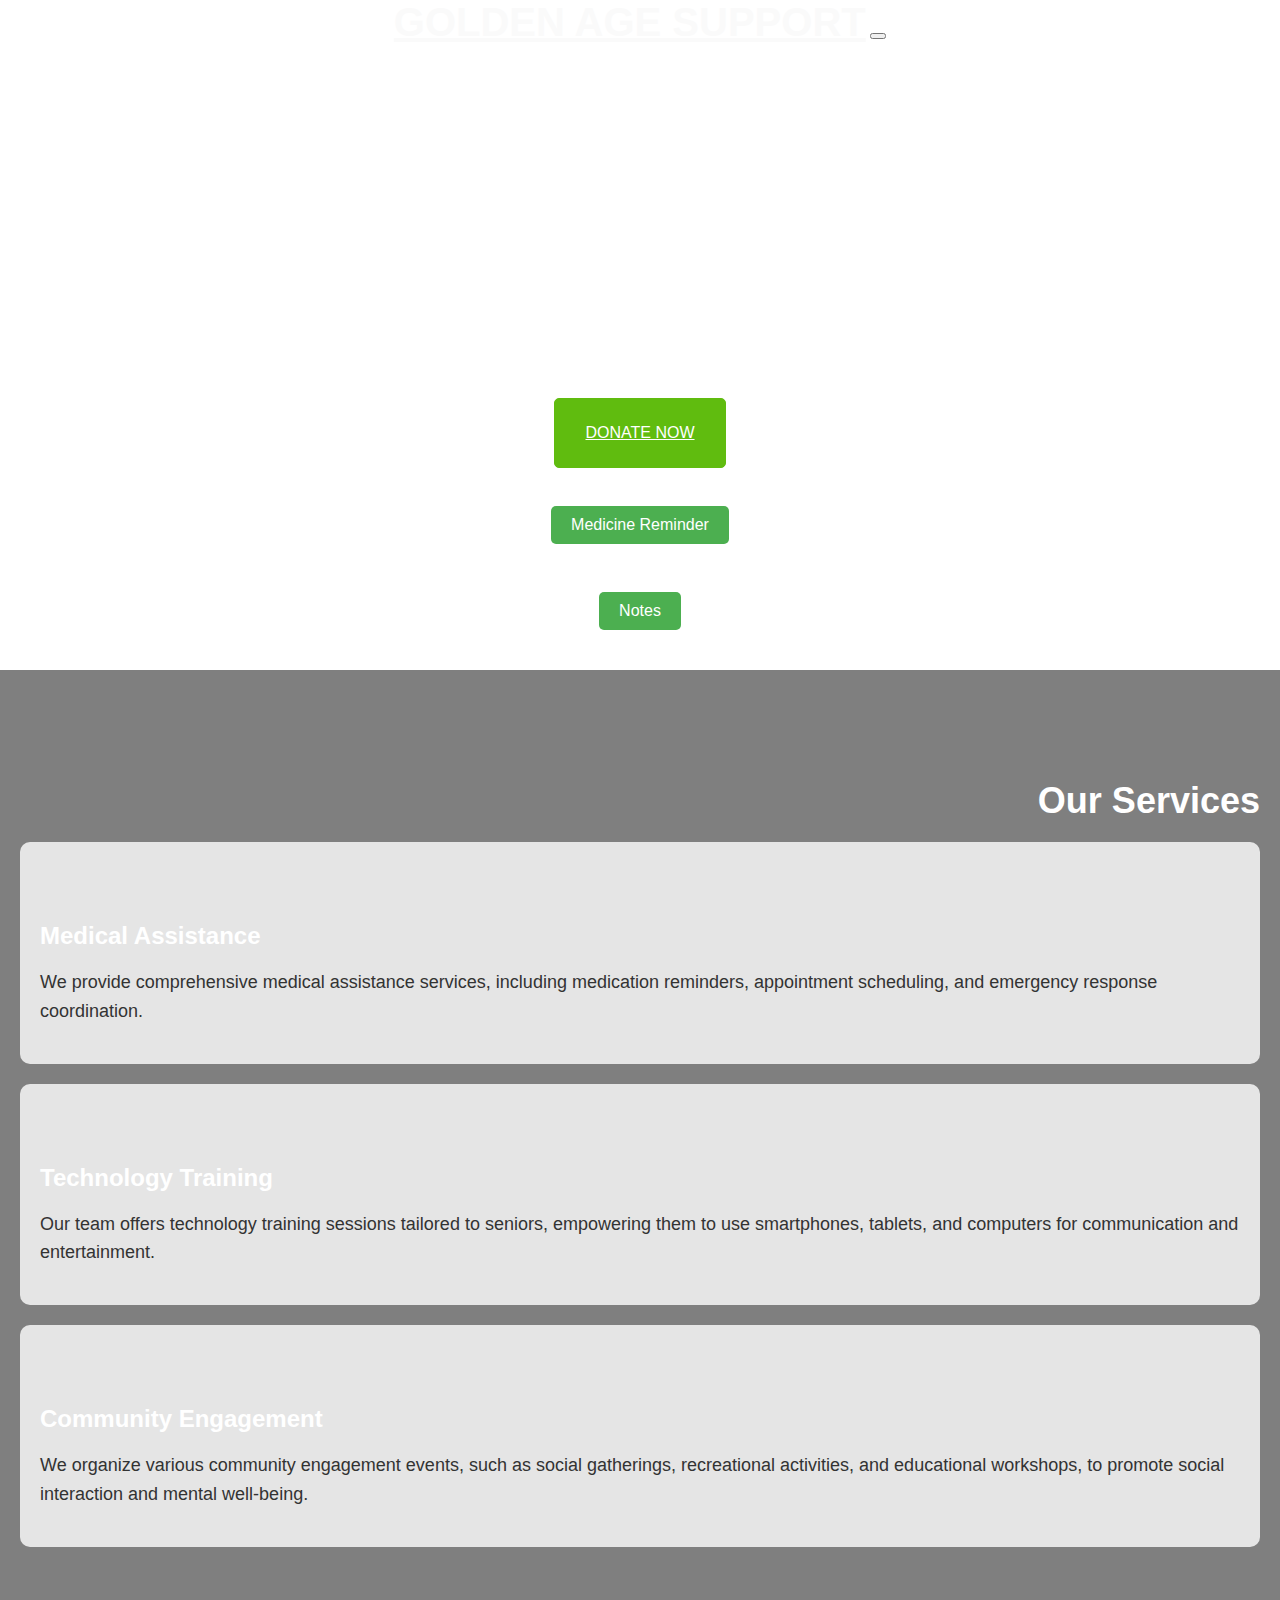
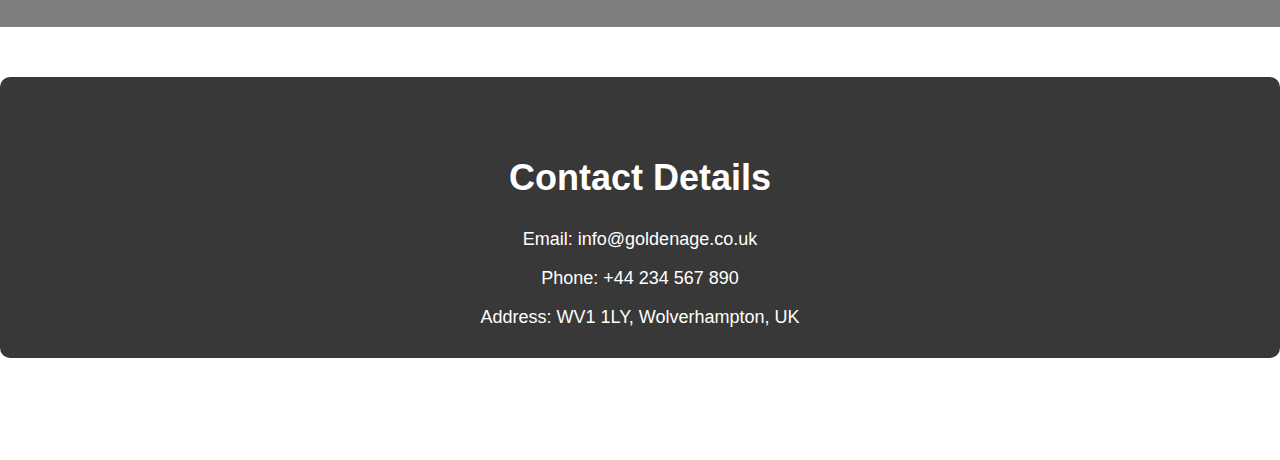
<file: index.html>
<!doctype html>
<html lang="en" dir="ltr">
    <head>
         <meta charset="utf-8">
        <meta name="viewport" content="width=device-width, initial-scale=1, shrink-to-fit=no">
        <title>Collobrative Development</title>
        <link rel="stylesheet" href="style.css">
        
		
    </head>
<body>
        
	<header class="header_area">
		<div class="main_menu">
			<div class="container">
				<div class="container">
						<a href="index1.html" style="color:rgb(250, 250, 250);font-size:40px;font-weight:bold; "><B>GOLDEN AGE SUPPORT</B></a>
						
						
						 <button>
							<span class="icon-bar"></span>
							<span class="icon-bar"></span>
							<span class="icon-bar"></span>
						 </button>
						<nav>
							<ul class="items">
								<li class="nav-item active"><a class="nav-link" style="color:white">Home</a></li> 
								<li class="nav-item"><a class="nav-link" href="about.html" style="color:white">About</a></li> 
								<li class="nav-item"><a class="nav-link" href="contacthere.html" style="color:white">Contact</a></li> 
								<li class="nav-item"><a class="nav-link" href="services.html" style="color:white">Services</a></li>
								<li class="nav-item"><a class="nav-link" href="appointment.html" style="color:white">schedule an appointment</a></li>
								<li class="nav-item"><a class="nav-link" href="calendar.html" style="color:white">Calendar</a></li>
								<li class="nav-item"><a class="nav-link" href="alert.html" style="color:white">Emergency</a></li>
								<br>
							</ul>
				        </nav>
					</div>
			</div>
		</div>
	</header>
	<section class="home_banner_area">
		<div class="banner_inner">
			<div class="container">
				<div class="banner_content">
					<h1>Be part of the good campaign</h1>
					
				
					<p>
						"Golden Age Support" uniquely blends technology and compassion to empower seniors. Through collaborative development, we customize solutions, promote independence, and preempt health issues, ensuring a dignified and fulfilling elderly experience.
					</p>
					<a class="donate" href="donate.html">Donate Now</a>
					<br> </br>
					
					<a href="addmedicine.html" class="button">Medicine Reminder</a>
				<br> </br>
				
					
					<a href="note.html" class="button">Notes</a>
				</br>

                <section id="services" class="services_content">
                    <div class="container">
                        <div class="service_category">
                            <h2>Our Services</h2>
                            <div class="service_item">
                                <h3>Medical Assistance</h3>
                                <p>We provide comprehensive medical assistance services, including medication reminders, appointment scheduling, and emergency response coordination.</p>
                            </div>
                            <div class="service_item">
                                <h3>Technology Training</h3>
                                <p>Our team offers technology training sessions tailored to seniors, empowering them to use smartphones, tablets, and computers for communication and entertainment.</p>
                            </div>
                            <div class="service_item">
                                <h3>Community Engagement</h3>
                                <p>We organize various community engagement events, such as social gatherings, recreational activities, and educational workshops, to promote social interaction and mental well-being.</p>
                            </div>
                        </div>
                    </div>
                </section>
            
                <section class="contact_details">
                    <div class="container">
                        <h2>Contact Details</h2>
                        <p>Email: info@goldenage.co.uk</p>
                        <p>Phone: +44 234 567 890</p>
                        <p>Address: WV1 1LY, Wolverhampton, UK</p>
                    </div>
                </section>
            
            </body>
            </html>
</file>
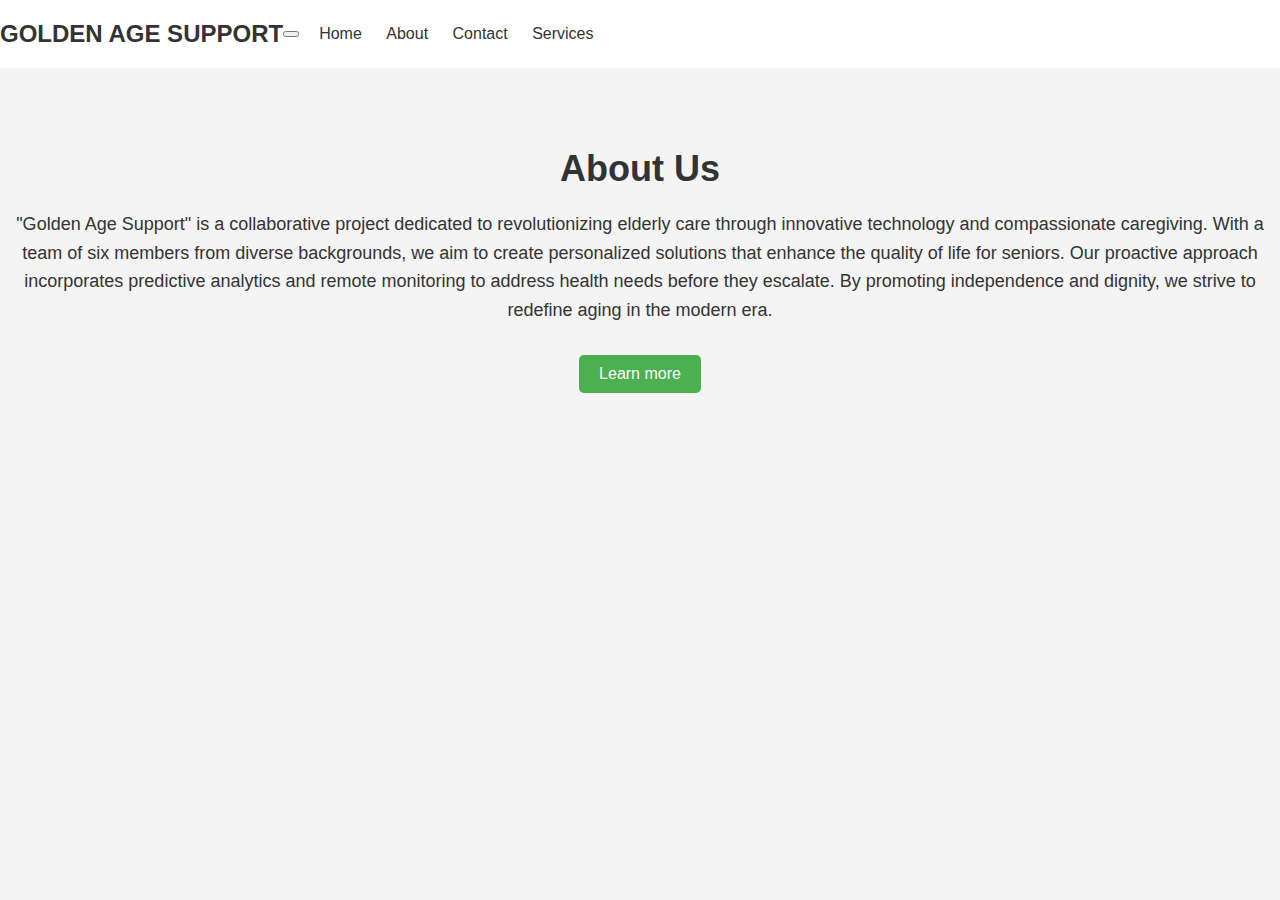
<file: about.html>
<!doctype html>
<html lang="en">
<head>
    <meta charset="utf-8">
    <meta name="viewport" content="width=device-width, initial-scale=1, shrink-to-fit=no">
    <title>About Us</title>
    <link rel="stylesheet" href="about.css">
</head>
<body>
    <header class="header_area">
        <div class="main_menu">
            <div class="container">
                <div class="container">
                    <a href="index.html" class="logo">GOLDEN AGE SUPPORT</a>
                    <button>
                        <span class="icon-bar"></span>
                        <span class="icon-bar"></span>
                        <span class="icon-bar"></span>
                    </button>
                    <nav>
                        <ul>
                            <li class="nav-item"><a class="nav-link" href="index.html">Home</a></li>
                            <li class="nav-item active"><a class="nav-link" href="about.html">About</a></li>
                            <li class="nav-item"><a class="nav-link" href="contacthere.html">Contact</a></li>
                            <li class="nav-item"><a class="nav-link" href="services.html">Services</a></li>
                        </ul>
                    </nav>
                </div>
            </div>
        </div>
    </header>
    <section class="about_section">
        <div class="container">
            <div class="about_content">
                <h2>About Us</h2>
                <p>"Golden Age Support" is a collaborative project dedicated to revolutionizing elderly care through innovative technology and compassionate caregiving. With a team of six members from diverse backgrounds, we aim to create personalized solutions that enhance the quality of life for seniors. Our proactive approach incorporates predictive analytics and remote monitoring to address health needs before they escalate. By promoting independence and dignity, we strive to redefine aging in the modern era.</p>
                <a href="#" class="primary_btn">Learn more</a>
            </div>
        </div>
    </section>
</body>
</html>
</file>
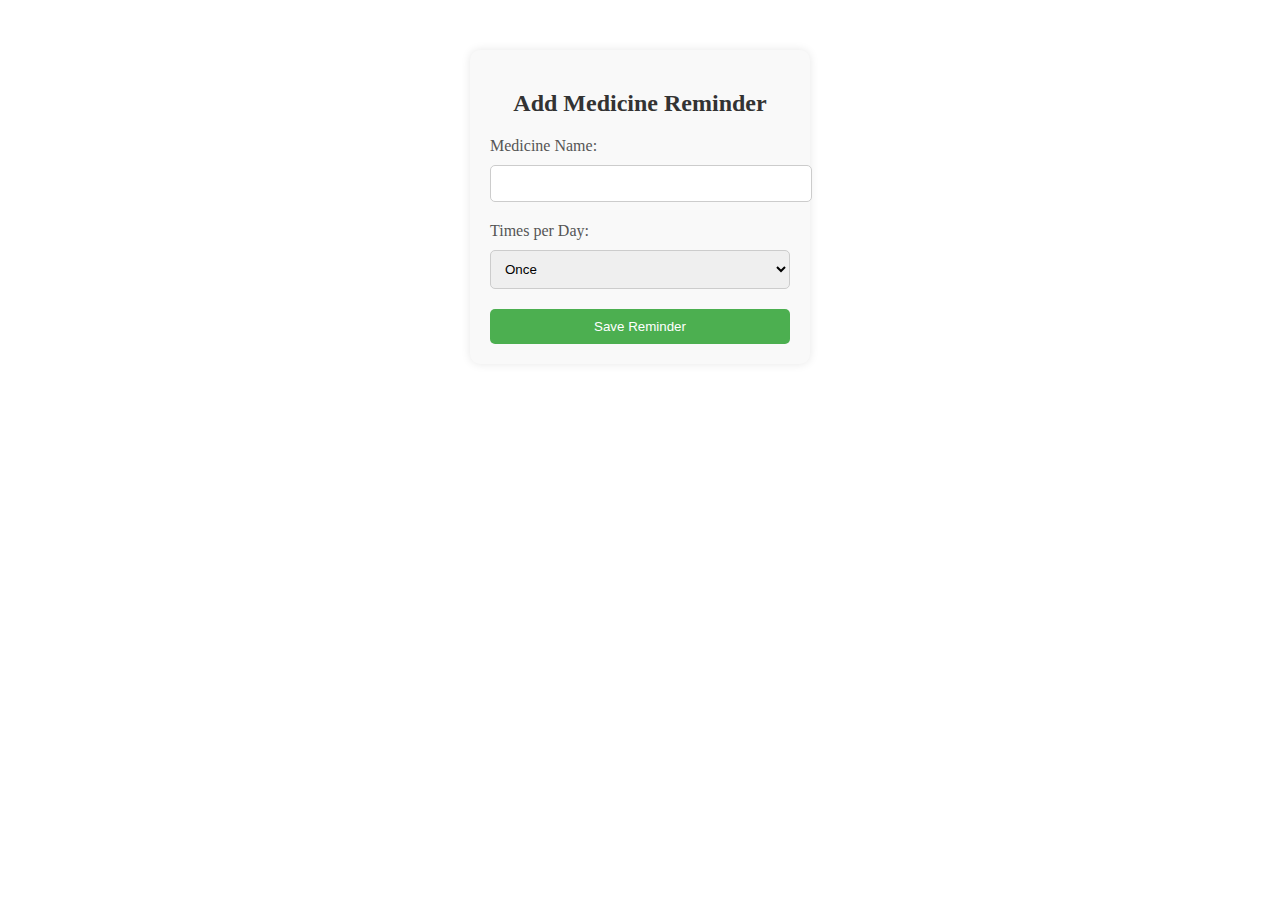
<file: addmedicine.html>
<!DOCTYPE html>
<html lang="en">
<head>
    <meta charset="UTF-8">
    <meta name="viewport" content="width=device-width, initial-scale=1.0">
    <title>Add Medicine Reminder</title>
    <link rel="stylesheet" href="styless.css">

</head>
<body>
    <div class="medicine-form">
        <h2>Add Medicine Reminder</h2>
        <form id="medicineReminderForm">
            <label for="medicineName">Medicine Name:</label>
            <input type="text" id="medicineName" name="medicineName" required>
            
            <label for="timesPerDay">Times per Day:</label>
            <select id="timesPerDay" name="timesPerDay">
                <option value="1">Once</option>
                <option value="2">Twice</option>
                <option value="3">Thrice</option>
            </select>
            
            <input type="submit" value="Save Reminder">
        </form>
    </div>

    <script>
        document.getElementById('medicineReminderForm').addEventListener('submit', function(event) {
            event.preventDefault();
            var medicineName = document.getElementById('medicineName').value;
            var timesPerDay = document.getElementById('timesPerDay').value;

            
            var reminder = {
                medicineName: medicineName,
                timesPerDay: timesPerDay
            };
            localStorage.setItem('medicineReminder', JSON.stringify(reminder));

           
            document.getElementById('medicineReminderForm').reset();
        });
    </script>
</body>
</html>
</file>
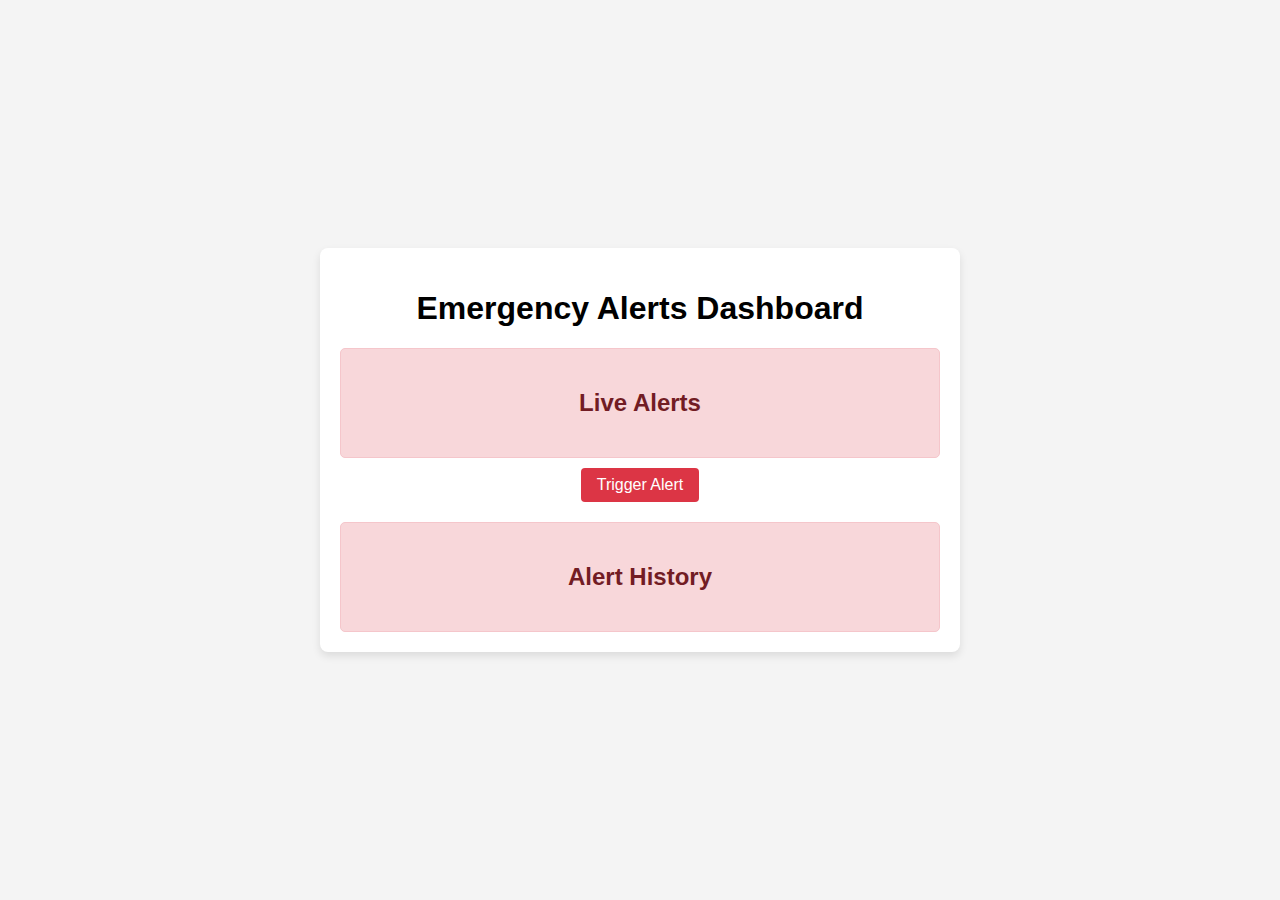
<file: alert.html>
<!DOCTYPE html>
<html lang="en">
<head>
    <meta charset="UTF-8">
    <meta name="viewport" content="width=device-width, initial-scale=1.0">
    <title>Emergency Alerts Dashboard</title>
    <link rel="stylesheet" href="alert.css">
</head>
<body>
    <div class="container">
        <h1>Emergency Alerts Dashboard</h1>
        <div id="live-alert-container">
            <h2>Live Alerts</h2>
            <ul id="alert-list">
                
            </ul>
        </div>
        <button id="trigger-alert-btn">Trigger Alert</button>
        <div id="history-alert-container">
            <h2>Alert History</h2>
            <ul id="history-list">
                
            </ul>
        </div>
    </div>
    <script src="alert.js"></script>
</body>
</html>
</file>
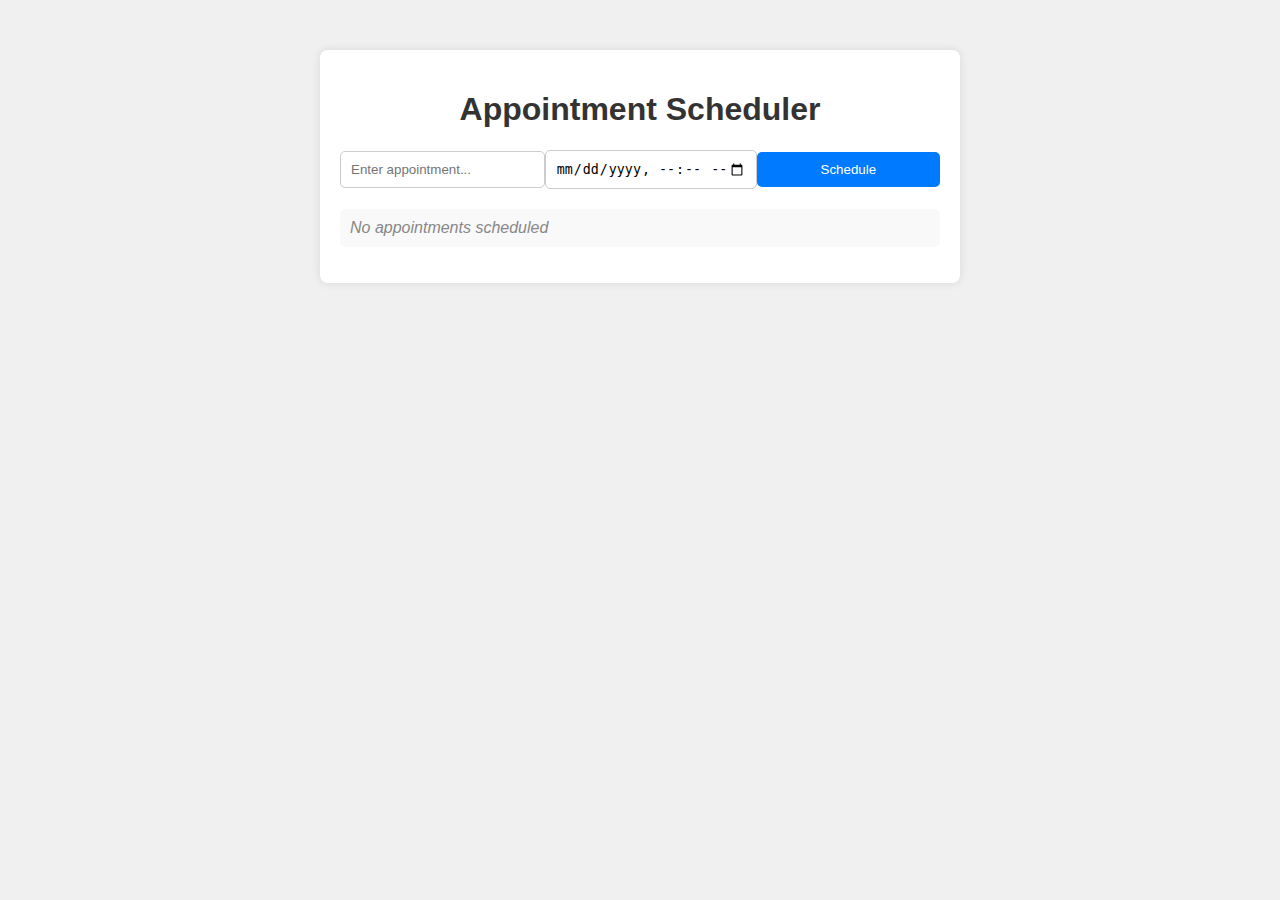
<file: appointment.html>
<!DOCTYPE html>
<html lang="en">
<head>
  <meta charset="UTF-8">
  <meta name="viewport" content="width=device-width, initial-scale=1.0">
  <title>Appointment Scheduler</title>
  <link rel="stylesheet" href="appointment.css">
</head>
<body>
  <div class="container">
    <h1>Appointment Scheduler</h1>
    <div class="input-container">
      <input type="text" id="appointmentInput" placeholder="Enter appointment...">
      <input type="datetime-local" id="dateTimeInput">
      <button id="scheduleBtn">Schedule</button>
    </div>
    <ul id="appointmentList"></ul>
    <div id="notification"></div>
  </div>
  <script src="appointment.js"></script>
</body>
</html>
</file>
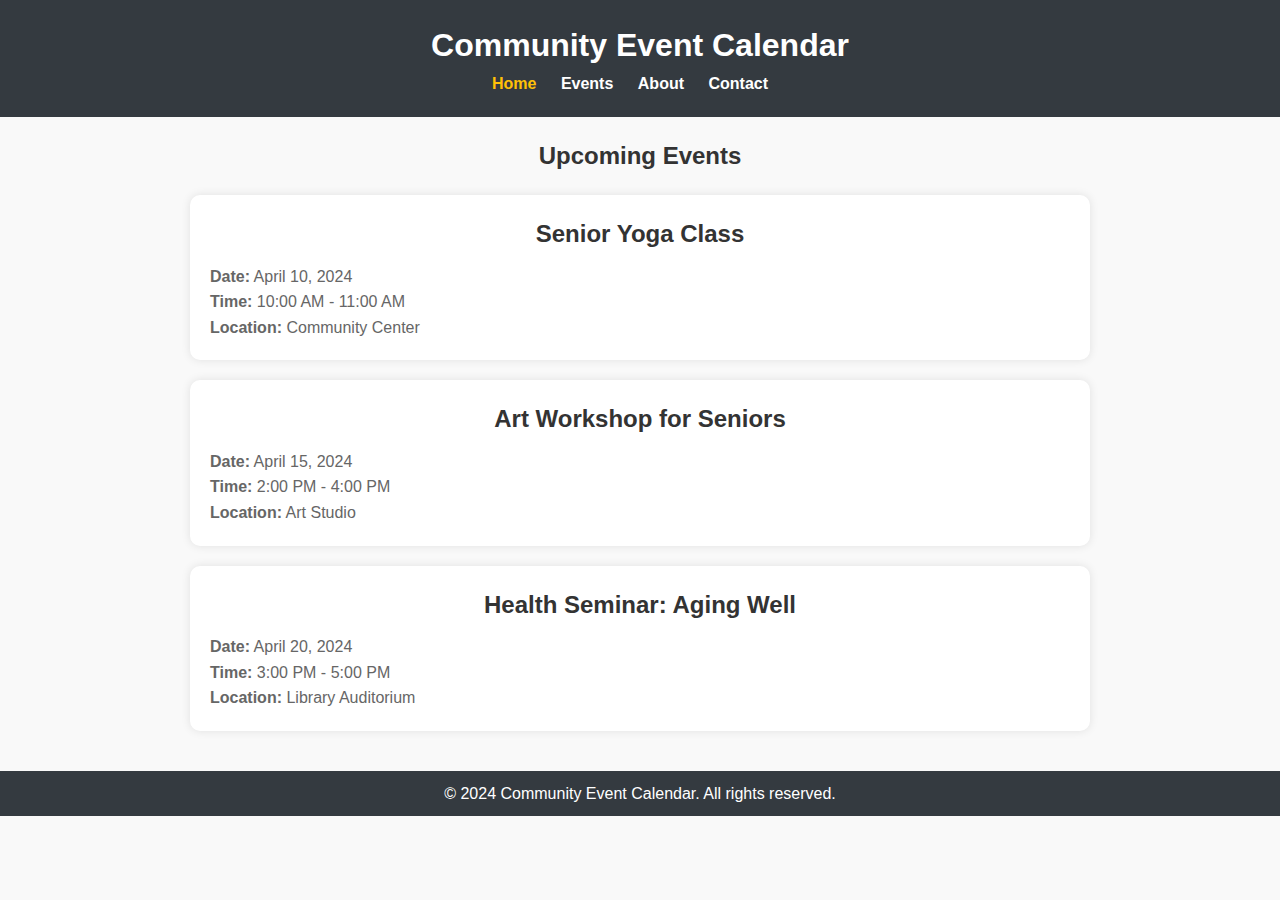
<file: calendar.html>
<!DOCTYPE html>
<html lang="en">
<head>
  <meta charset="UTF-8">
  <meta name="viewport" content="width=device-width, initial-scale=1.0">
  <title>Community Event Calendar</title>
  <link rel="stylesheet" href="calendar.css">
</head>
<body>
  <header>
    <h1>Community Event Calendar</h1>
    <nav>
      <ul>
        <li><a href="#" class="active">Home</a></li>
        <li><a href="#">Events</a></li>
        <li><a href="#">About</a></li>
        <li><a href="#">Contact</a></li>
      </ul>
    </nav>
  </header>
  <main>
    <div class="container">
      <h2>Upcoming Events</h2>
      <div id="event-list" class="event-list">
        
      </div>
    </div>
  </main>
  <footer>
    <p>&copy; 2024 Community Event Calendar. All rights reserved.</p>
  </footer>
  <script src="calendar.js"></script>
</body>
</html>
</file>
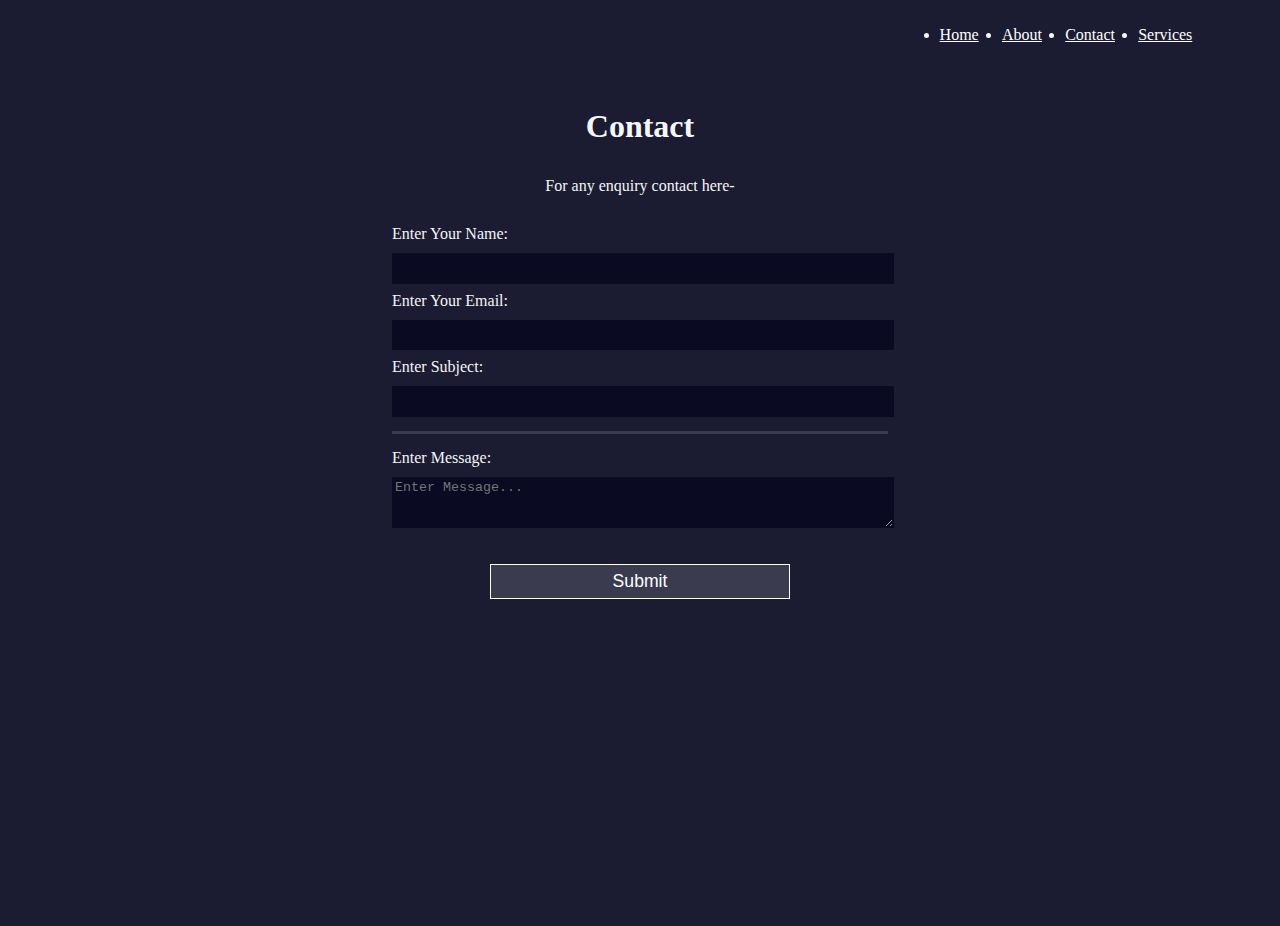
<file: contacthere.html>
<!DOCTYPE html>
<html>
  <head>
    <title>Registration Form</title>
	  <link rel="stylesheet" type="text/css" href="styles.css" />
  </head>
  <body class="content_form">
    <nav>
      <ul class="nav navbar-nav menu_nav ml-auto">
        <li class="nav-item"><a class="nav-link" href="index.html" onMouseOver="this.style.color='red'"onMouseOut="this.style.color='white'" style="color:white;">Home</a></li> 
        &nbsp;&nbsp;&nbsp;&nbsp;<li class="nav-item" ><a class="nav-link" href="about.html" onMouseOver="this.style.color='orange'"onMouseOut="this.style.color='white'" style="color:white;">About</a></li> 
        &nbsp;&nbsp;&nbsp;&nbsp;<li class="nav-item"><a class="nav-link" href="contacthere.html" onMouseOver="this.style.color='orange'"onMouseOut="this.style.color='white'" style="color:white;">Contact</a></li>
        &nbsp;&nbsp;&nbsp;&nbsp;<li class="nav-item"><a class="nav-link" href="services.html" onMouseOver="this.style.color='orange'"onMouseOut="this.style.color='white'" style="color:white;">Services</a></li>
      </ul>
                </nav>
    <h1>Contact</h1>
    <p>For any enquiry contact here-</p>
    <form>
      <fieldset>
        <label>Enter Your Name: <input type="text" name="first-name" required /></label>
        <label>Enter Your Email: <input type="email" name="email" required /></label>
        <label>Enter Subject: <input type="text" name="subject" required /></label>
      </fieldset>
      <fieldset>
        <label>Enter Message:
          <textarea name="message" rows="3" cols="30" placeholder="Enter Message..."></textarea>
			  </label>
      </fieldset>
      <input type="submit" value="Submit" />
    </form>
  </body>
</html>
</file>
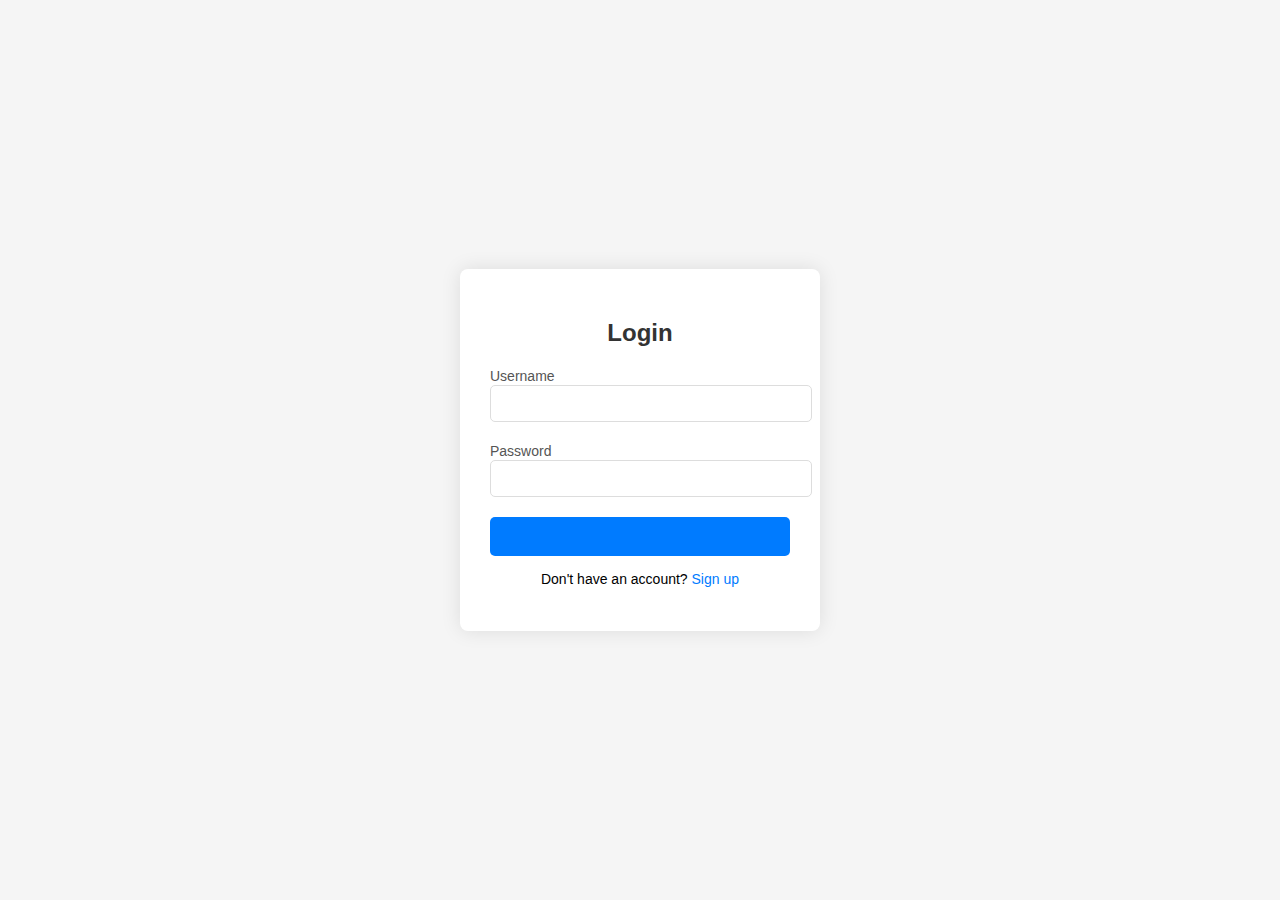
<file: login.html>
<!DOCTYPE html>
<html lang="en">
<head>
    <meta charset="UTF-8">
    <meta name="viewport" content="width=device-width, initial-scale=1.0">
    <title>Login</title>
    <link rel="stylesheet" href="login1.css">
</head>
<body>
    <div class="login-container">
        <div class="login-box">
            <h2>Login</h2>
            <form>
                <div class="input-group">
                    <label for="username">Username</label>
                    <input type="text" id="username" name="username" required>
                </div>
                <div class="input-group">
                    <label for="password">Password</label>
                    <input type="password" id="password" name="password" required>
                </div>
                <button type="submit"> <a href="index.html">Login</a></button>
            </form>
            <p>Don't have an account? <a href="singup.html">Sign up</a></p>
        </div>
    </div>
</body>
</html>
</file>
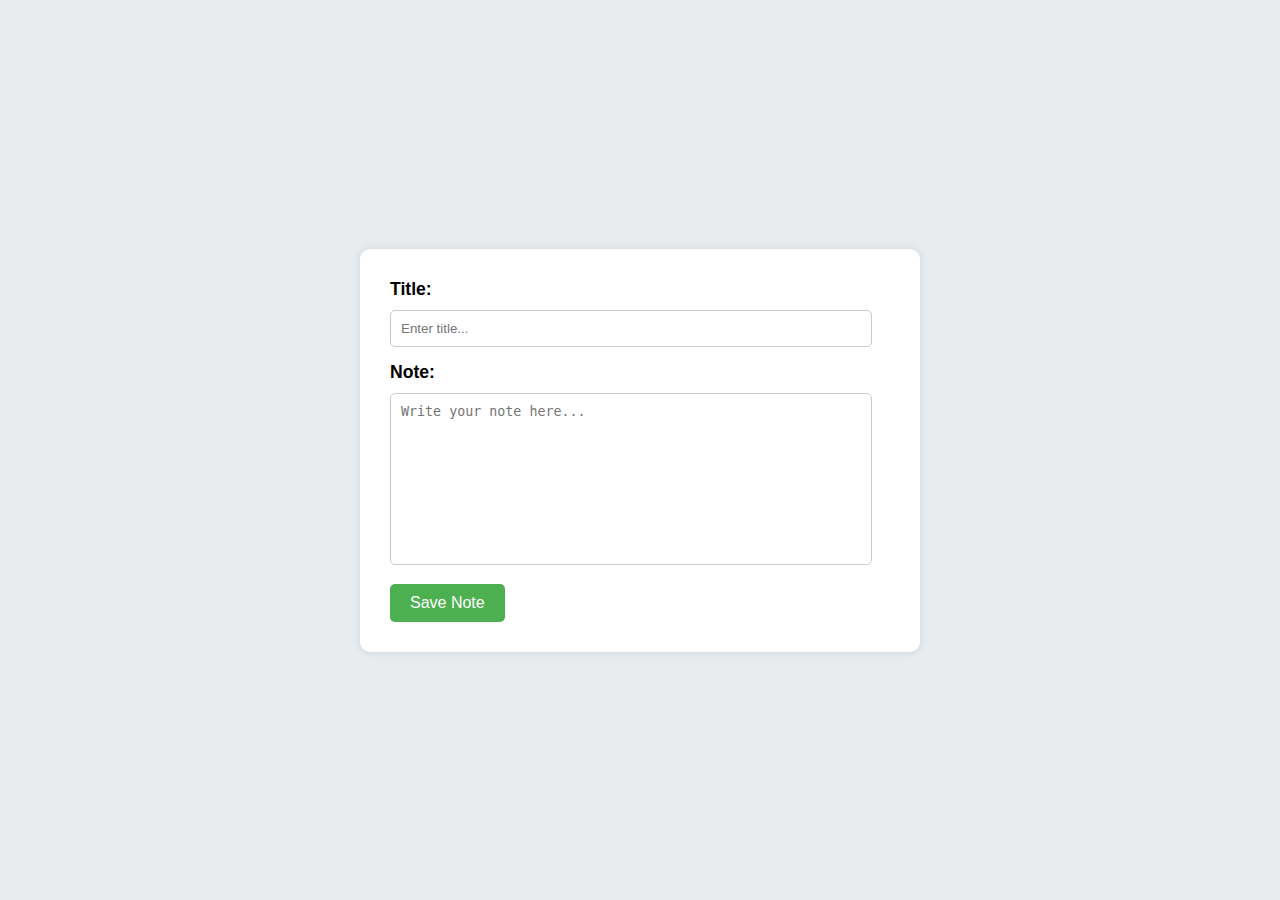
<file: note.html>
<!DOCTYPE html>
<html lang="en">
<head>
  <meta charset="UTF-8">
  <meta name="viewport" content="width=device-width, initial-scale=1.0">
  <title> Note </title>
  <link rel="stylesheet" href="note.css">
</head>
<body>

<div class="note-container">
  <h2>Title:</h2>
  <input type="text" class="note-title" placeholder="Enter title...">
  <h2>Note:</h2>
  <textarea class="note-input" placeholder="Write your note here..."></textarea>
  <button class="note-btn">Save Note</button>
</div>

</body>
</html>
</file>
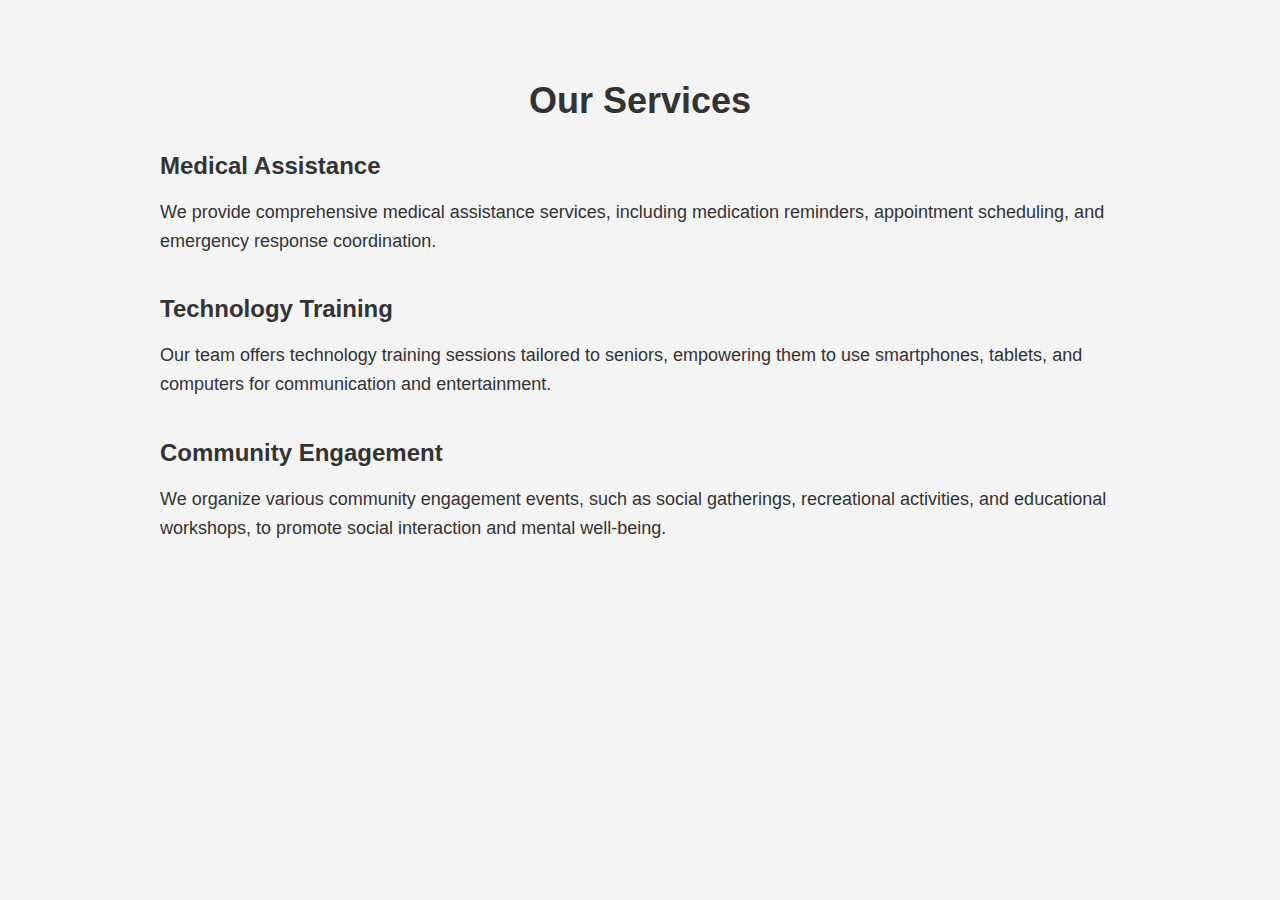
<file: services.html>
<!doctype html>
<html lang="en">
<head>
    <meta charset="utf-8">
    <meta name="viewport" content="width=device-width, initial-scale=1, shrink-to-fit=no">
    <title>Our Services</title>
    <link rel="stylesheet" href="services.css">
</head>
<body>
    
    <section class="services_section">
        <div class="container">
            <h2>Our Services</h2>
            <div class="service_item">
                <h3>Medical Assistance</h3>
                <p>We provide comprehensive medical assistance services, including medication reminders, appointment scheduling, and emergency response coordination.</p>
            </div>
            <div class="service_item">
                <h3>Technology Training</h3>
                <p>Our team offers technology training sessions tailored to seniors, empowering them to use smartphones, tablets, and computers for communication and entertainment.</p>
            </div>
            <div class="service_item">
                <h3>Community Engagement</h3>
                <p>We organize various community engagement events, such as social gatherings, recreational activities, and educational workshops, to promote social interaction and mental well-being.</p>
            </div>
        </div>
    </section>

</body>
</html>
</file>
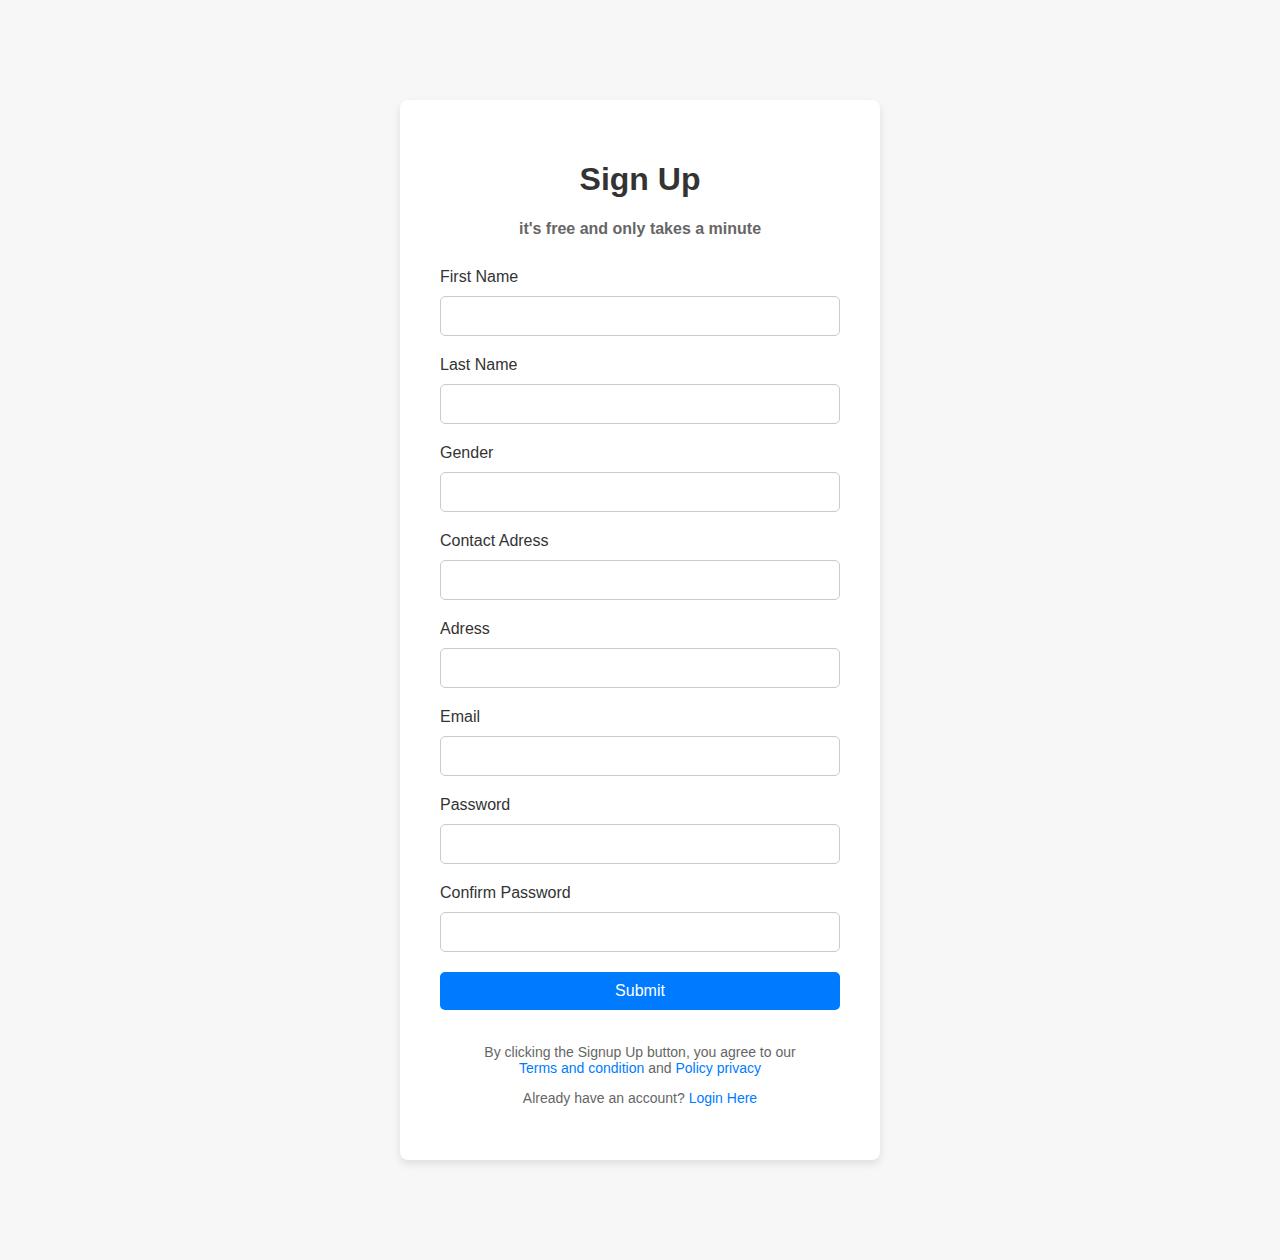
<file: singup.html>
<!DOCTYPE html>
<html lang="en">
<head>
    <meta charset="UTF-8">
    <meta name="viewport" content="width=device-width, initial-scale=1.0">
    <title>Form Login and Resgister</title>
<link rel="stylesheet" href="login.css">

</head>
<body>
    <div class="signup">
        <h1>Sign Up</h1>
        <h4>it's free and only takes a minute</h4>
        <form>
            <label>First Name</label>
            <input type="text" name="" required>
            <label>Last Name</label>
            <input type="text" name="" required>
            <label>Gender</label>
            <input type="text" name="" required>
            <label>Contact Adress</label>
            <input type="tel" name="" required>
            <label>Adress</label>
            <input type="text" name="" required>
            <label>Email</label>
            <input type="email" name="" required>
            <label>Password</label>
            <input type="password" name="" required>
            <label>Confirm Password</label>
            <input type="password" name="" required>
            <input type="submit" name="" value="Submit">
        </form>
        <p>By clicking the Signup Up button, you agree to our <br>
        <a href="">Terms and condition</a> and <a href="#">Policy privacy</a>
        </p>
        <p>Already have an account? <a href="#">Login Here</a></p>

    </div>
</body>
</html>
</file>
<file: style.css>
body {
  font-family: "Roboto", sans-serif;
  margin: 0;
  padding: 0;
  color: white;
  background-image: url("https://static.vecteezy.com/system/resources/previews/004/624/390/original/people-family-flat-design-image-vector.jpg");
  background-position: center;
  background-repeat: no-repeat;
  background-size: cover;
}

h1, h2, h3, h4, h5, h6 {
  font-family: 'Gill Sans', 'Gill Sans MT', Calibri, 'Trebuchet MS', sans-serif;
  color: white;
  margin-top: 60px;
  font-weight: bolder;
}

.banner_content {
  text-align: center;
  padding-top: 6%;
  padding-bottom: 8%;
  font-size: x-large;
}

.donate {
  display: inline-block;
  background: #60bc0f;
  padding: 10px 30px;
  color: #fff;
  font-family: "Roboto", sans-serif;
  font-size: 16px;
  font-weight: 500;
  line-height: 48px;
  border: 1px solid #60bc0f;
  border-radius: 5px;
  outline: none !important;
  box-shadow: none !important;
  text-align: center;
  text-transform: uppercase;
  cursor: pointer;
  transition: all 300ms linear 0s;
}

.donate:hover {
  background: transparent;
  color: #e1da0f;
}

.button {
  display: inline-block;
  padding: 10px 20px;
  background-color: #4CAF50;
  color: white;
  text-align: center;
  text-decoration: none;
  border: none;
  border-radius: 5px;
  font-size: 16px;
  cursor: pointer;
  margin: 10px;
  transition: background-color 0.3s ease;
}

.button:hover {
  background-color: #45a049;
}

.header_area {
  text-align: center; 
}

.main_menu {
  display: inline-block;
}

.main_menu nav ul {
  margin: 0;
}

.main_menu nav ul li {
  display: inline;
  margin-left: 20px;
}

.main_menu nav ul li a {
  color: rgb(26, 16, 16);
  text-decoration: none;
  font-size: 18px;
}

.services_content {
  text-align: right; 
  padding: 50px 20px;
  background-color: rgba(0, 0, 0, 0.5);
  margin-top: 30px;
}

.service_category {
  margin-bottom: 30px;
}

.service_category h2 {
  font-size: 36px;
  margin-bottom: 20px;
}

.service_item {
  background-color: rgba(255, 255, 255, 0.8);
  border-radius: 10px;
  padding: 20px;
  margin-bottom: 20px;
  text-align: left;
}

.service_item h3 {
  font-size: 24px;
  margin-bottom: 10px;
}

.service_item p {
  font-size: 18px;
  line-height: 1.6;
  color: #333; 
}

.contact_details {
  text-align: center;
  padding: 20px;
  background-color: rgba(7, 6, 6, 0.8);
  border-radius: 10px;
  margin-top: 50px;
}

.contact_details p {
  font-size: 18px;
  margin-bottom: 10px;
}
</file>
<file: about.css>
body {
    font-family: "Roboto", sans-serif;
    margin: 0;
    padding: 0;
    color: #333;
    background-color: #f4f4f4; 
}

.header_area {
    background-color: #fff;
    padding: 20px 0;
}

.main_menu {
    display: flex;
    justify-content: space-between;
    align-items: center;
}

.main_menu .container {
    display: flex;
    justify-content: space-between;
    align-items: center;
}

.logo {
    color: #333;
    font-size: 24px;
    font-weight: bold;
    text-decoration: none;
}

nav ul {
    list-style: none;
    margin: 0;
    padding: 0;
}

nav ul li {
    display: inline;
    margin-left: 20px;
}

nav ul li a {
    color: #333;
    text-decoration: none;
}

.about_section {
    padding: 50px 0;
}

.about_content {
    text-align: center;
}

.about_content h2 {
    font-size: 36px;
    margin-bottom: 20px;
}

.about_content p {
    font-size: 18px;
    line-height: 1.6;
    margin-bottom: 30px;
}

.primary_btn {
    display: inline-block;
    padding: 10px 20px;
    background-color: #4CAF50;
    color: white;
    text-decoration: none;
    border-radius: 5px;
    transition: background-color 0.3s ease;
}

.primary_btn:hover {
    background-color: #45a049;
}
</file>
<file: styless.css>
.medicine-form {
    width: 300px;
    margin: 50px auto;
    background-color: #f9f9f9;
    padding: 20px;
    border-radius: 10px;
    box-shadow: 0 0 10px rgba(0, 0, 0, 0.1);
}

.medicine-form h2 {
    text-align: center;
    margin-bottom: 20px;
    color: #333;
}

.medicine-form label {
    display: block;
    margin-bottom: 10px;
    color: #555;
}

.medicine-form input[type="text"],
.medicine-form select {
    width: 100%;
    padding: 10px;
    margin-bottom: 20px;
    border: 1px solid #ccc;
    border-radius: 5px;
}

.medicine-form input[type="submit"] {
    width: 100%;
    padding: 10px;
    background-color: #4CAF50;
    color: white;
    border: none;
    border-radius: 5px;
    cursor: pointer;
}

.medicine-form input[type="submit"]:hover {
    background-color: #45a049;
}
</file>
<file: alert.css>
body {
    font-family: 'Arial', sans-serif;
    background-color: #f4f4f4;
    margin: 0;
    padding: 0;
    display: flex;
    justify-content: center;
    align-items: center;
    height: 100vh;
}

.container {
    text-align: center;
    background: #fff;
    padding: 20px;
    border-radius: 8px;
    box-shadow: 0 4px 8px rgba(0,0,0,0.1);
    width: 90%;
    max-width: 600px;
}

#live-alert-container, #history-alert-container {
    margin-top: 20px;
    padding: 20px;
    background-color: #f8d7da;
    border: 1px solid #f5c6cb;
    border-radius: 5px;
    color: #721c24;
}

ul {
    list-style-type: none;
    padding: 0;
}

li {
    margin-top: 10px;
    padding: 10px;
    background-color: #fff;
    border: 1px solid #f5c6cb;
    position: relative;
    animation: fadeIn 0.3s;
}

@keyframes fadeIn {
    from { opacity: 0; transform: translateY(-20px); }
    to { opacity: 1; transform: translateY(0); }
}

button {
    padding: 8px 16px;
    margin-top: 10px;
    background: #dc3545;
    color: white;
    border: none;
    border-radius: 4px;
    cursor: pointer;
    font-size: 16px;
}

button.close-alert {
    background: #ccc;
    position: absolute;
    top: 5px;
    right: 5px;
}
</file>
<file: appointment.css>
body {
    font-family: Arial, sans-serif;
    margin: 0;
    padding: 0;
    background-color: #f0f0f0;
  }
  
  .container {
    max-width: 600px;
    margin: 50px auto;
    padding: 20px;
    background-color: #fff;
    border-radius: 8px;
    box-shadow: 0 0 10px rgba(0, 0, 0, 0.1);
    text-align: center;
  }
  
  h1 {
    color: #333;
  }
  
  .input-container {
    display: flex;
    justify-content: space-between;
    align-items: center;
    margin-bottom: 20px;
  }
  
  input[type="text"], input[type="datetime-local"], button {
    padding: 10px;
    width: calc(33.33% - 10px);
    border: 1px solid #ccc;
    border-radius: 5px;
  }
  
  button {
    background-color: #007bff;
    color: #fff;
    border: none;
    cursor: pointer;
  }
  
  button:hover {
    background-color: #0056b3;
  }
  
  ul {
    list-style-type: none;
    padding: 0;
  }
  
  li {
    background-color: #f9f9f9;
    padding: 10px;
    margin-bottom: 5px;
    border-radius: 5px;
    display: flex;
    justify-content: space-between;
    align-items: center;
    animation: fadein 1s;
  }
  
  .delete-btn {
    background-color: #dc3545;
    color: #fff;
    padding: 5px 10px;
    border: none;
    border-radius: 5px;
    cursor: pointer;
  }
  
  .no-appointments {
    color: #888;
    font-style: italic;
  }
  
  .notification {
    background-color: #28a745;
    color: #fff;
    padding: 10px;
    border-radius: 5px;
    margin-top: 20px;
  }
  
  @keyframes fadein {
    from { opacity: 0; }
    to   { opacity: 1; }
  }
</file>
<file: calendar.css>
* {
    margin: 0;
    padding: 0;
    box-sizing: border-box;
  }
  
  body {
    font-family: 'Segoe UI', Tahoma, Geneva, Verdana, sans-serif;
    background-color: #f9f9f9;
    line-height: 1.6;
  }
  
  header {
    background-color: #343a40;
    color: #fff;
    padding: 20px;
    text-align: center;
  }
  
  nav ul {
    list-style-type: none;
  }
  
  nav ul li {
    display: inline;
    margin-right: 20px;
  }
  
  nav ul li a {
    color: #fff;
    text-decoration: none;
    font-weight: bold;
  }
  
  nav ul li a.active {
    color: #ffc107;
  }
  
  main {
    padding: 20px;
  }
  
  .container {
    max-width: 900px;
    margin: 0 auto;
  }
  
  h2 {
    margin-bottom: 20px;
    color: #333;
    text-align: center;
  }
  
  .event-list {
    list-style-type: none;
  }
  
  .event {
    background-color: #fff;
    border-radius: 10px;
    box-shadow: 0 0 10px rgba(0, 0, 0, 0.1);
    padding: 20px;
    margin-bottom: 20px;
  }
  
  .event-title {
    font-size: 24px;
    margin-bottom: 10px;
    color: #333;
  }
  
  .event-details {
    color: #666;
    font-size: 16px;
  }
  
  footer {
    background-color: #343a40;
    color: #fff;
    text-align: center;
    padding: 10px;
  }
</file>
<file: styles.css>
body{
    width: 100%;
    height: 100vh;
    margin: 0;
    background-color: #1b1b32;
      color: #f5f6f7;
    font-family: Tahoma;
      font-size: 16px;
  }
  
  h1, p {
    margin: 1em auto;
    text-align: center;
  }
  
  form {
    width: 60vw;
      max-width: 500px;
      min-width: 300px;
      margin: 0 auto;
    padding-bottom: 0em;
  }
  
  fieldset {
    border: none;
      padding: 0.4rem 0;
  }
  
  fieldset:not(:last-of-type) {
    border-bottom: 3px solid #3b3b4f;
  }
  
  label {
    display: block;
      margin: 0.5rem 0;
  }
  
  input,
  textarea {
    margin: 10px 0 0 0;
      width: 100%;
    min-height: 2em;
    background-color: #0a0a23;
    border: 1px solid #0a0a23;
    color: #ffffff;
  }
  
  input[type="submit"] {
    display: block;
    width: 60%;
    margin: 1em auto;
    height: 2em;
    font-size: 1.1rem;
    background-color: #3b3b4f;
    border-color: white;
    min-width: 300px;
  }
  
  nav {
    width: 50%;
    max-width: 300px;
    height: 50px;
    margin-left: 70%;
    padding: 0%;
    margin-top: 2%;
  }
  
  nav > ul {
    display: flex;
    justify-content: space-evenly;
    margin: 0%;  
  }
</file>
<file: login1.css>
body {
    font-family: Arial, sans-serif;
    background-color: #f5f5f5;
    margin: 0;
    padding: 0;
}

.login-container {
    display: flex;
    justify-content: center;
    align-items: center;
    height: 100vh;
}

.login-box {
    width: 300px;
    background-color: #fff;
    padding: 30px;
    border-radius: 8px;
    box-shadow: 0 0 20px rgba(0, 0, 0, 0.1);
}

h2 {
    margin-bottom: 20px;
    color: #333;
    text-align: center;
}

form {
    display: flex;
    flex-direction: column;
}

.input-group {
    margin-bottom: 20px;
}

label {
    font-size: 14px;
    color: #555;
    margin-bottom: 5px;
}

input[type="text"],
input[type="password"] {
    width: 100%;
    padding: 10px;
    border: 1px solid #ddd;
    border-radius: 5px;
}

button {
    background-color: #007bff;
    color: #fff;
    border: none;
    padding: 12px;
    border-radius: 5px;
    cursor: pointer;
    transition: background-color 0.3s ease;
}

button:hover {
    background-color: #0056b3;
}

p {
    text-align: center;
    margin-top: 15px;
    font-size: 14px;
}

a {
    color: #007bff;
    text-decoration: none;
}

a:hover {
    text-decoration: underline;
}
</file>
<file: note.css>
.btn {
  background-color: crimson;
  padding: 6px;
  border: none;
  cursor: pointer;
  font-size: 13px;
  border-radius: 4px;
}

body {
  font-family: Arial, sans-serif;
  background-color: #e9ecef;
  margin: 0;
  padding: 0;
  display: flex;
  justify-content: center;
  align-items: center;
  height: 100vh;
}

.note-container {
  background-color: #fff;
  border-radius: 10px;
  box-shadow: 0px 0px 10px rgba(0, 0, 0, 0.1);
  padding: 30px;
  width: 60%;
  max-width: 500px;
}

.note-container h2 {
  font-size: 1.1em;
  margin-top: 0;
  margin-bottom: 10px;
}

.note-title {
  width: calc(100% - 40px);
  padding: 10px;
  margin-bottom: 15px;
  border: 1px solid #ccc;
  border-radius: 5px;
}

.note-input {
  width: calc(100% - 40px);
  height: 150px;
  padding: 10px;
  margin-bottom: 15px;
  border: 1px solid #ccc;
  border-radius: 5px;
  resize: none;
}

.note-btn {
  background-color: #4CAF50;
  color: white;
  padding: 10px 20px;
  border: none;
  border-radius: 5px;
  cursor: pointer;
  font-size: 1em;
}

.note-btn:hover {
  background-color: #45a049;
}
</file>
<file: services.css>
body {
    font-family: "Roboto", sans-serif;
    margin: 0;
    padding: 0;
    color: #333;
    background-color: #f4f4f4;
}

.header_area {
    background-color: #fff;
    padding: 20px 0;
    text-align: center;
}

.services_section {
    padding: 50px 0;
}

.container {
    max-width: 960px;
    margin: 0 auto;
    padding: 0 20px;
}

h2 {
    font-size: 36px;
    margin-bottom: 30px;
    text-align: center;
}

.service_item {
    margin-bottom: 40px;
}

.service_item h3 {
    font-size: 24px;
    margin-bottom: 10px;
}

.service_item p {
    font-size: 18px;
    line-height: 1.6;
}

.footer_area {
    background-color: #ddd;
    padding: 20px 0;
    text-align: center;
}
</file>
<file: login.css>
body {
    font-family: Arial, sans-serif;
    background-color: #f7f7f7;
    margin: 0;
    padding: 0;
}

.signup {
    max-width: 400px;
    margin: 100px auto;
    background: #fff;
    padding: 40px;
    border-radius: 8px;
    box-shadow: 0 4px 8px rgba(0, 0, 0, 0.1);
}

h1 {
    text-align: center;
    margin-bottom: 20px;
    color: #333;
}

h4 {
    text-align: center;
    margin-bottom: 30px;
    color: #666;
}

form {
    display: flex;
    flex-direction: column;
}

label {
    margin-bottom: 10px;
    color: #333;
}

input[type="text"],
input[type="email"],
input[type="password"],
input[type="tel"],
input[type="submit"] {
    padding: 10px;
    margin-bottom: 20px;
    border: 1px solid #ccc;
    border-radius: 5px;
    font-size: 16px;
}

input[type="submit"] {
    background-color: #007bff;
    color: #fff;
    border: none;
    cursor: pointer;
}

input[type="submit"]:hover {
    background-color: #0056b3;
}

p {
    font-size: 14px;
    color: #666;
    text-align: center;
}

a {
    color: #007bff;
    text-decoration: none;
}

a:hover {
    text-decoration: underline;
}
</file>
